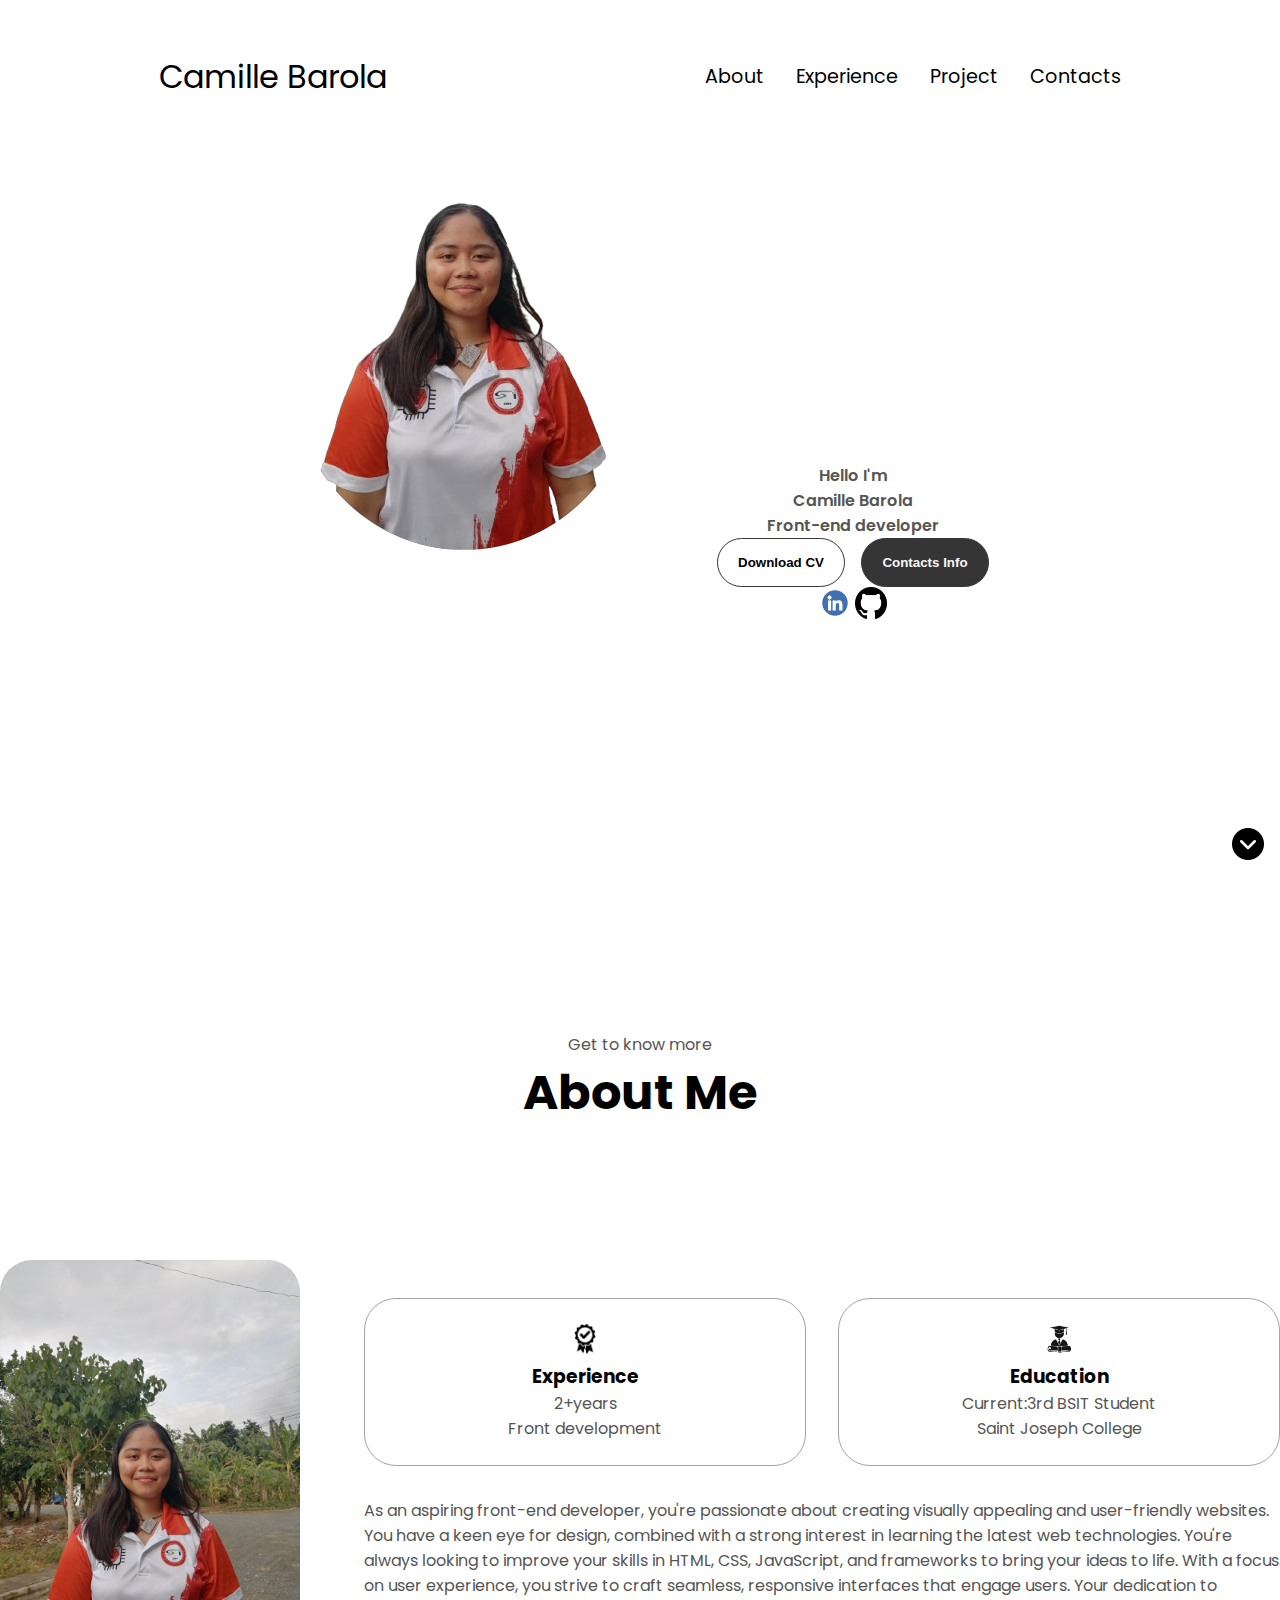
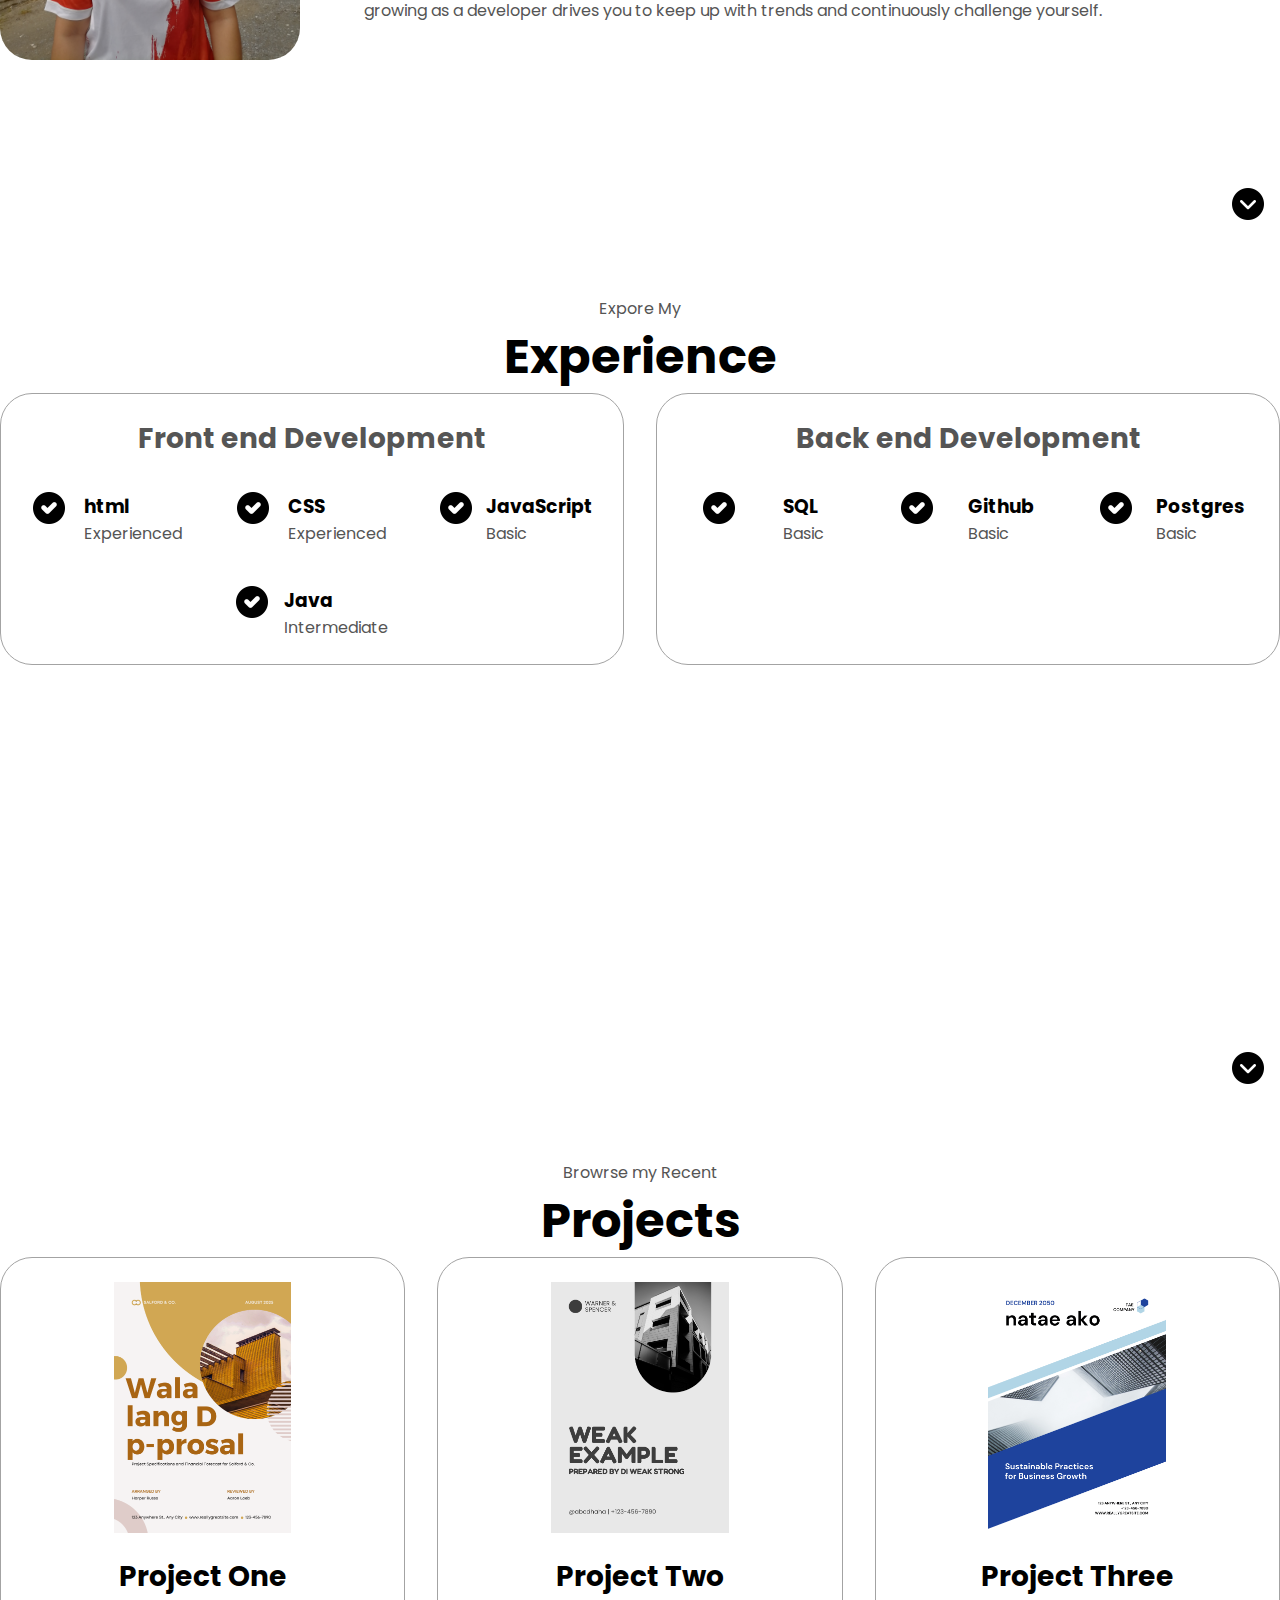
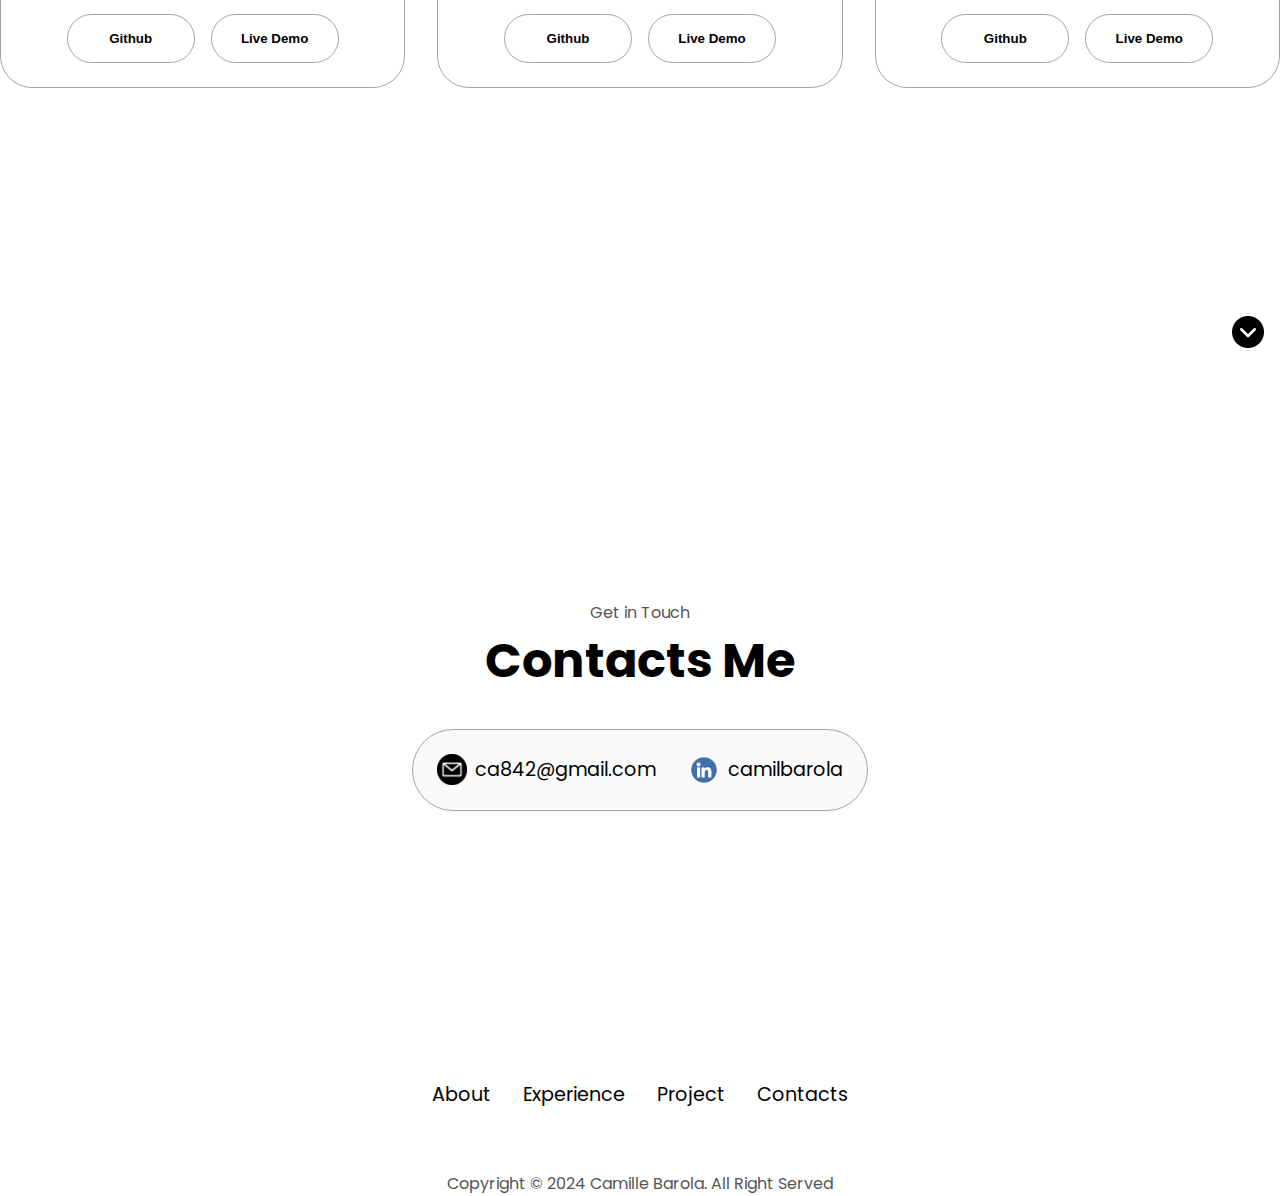
<file: index.html>
<!DOCTYPE html>
<html lang="en">
<head>
    <meta charset="UTF-8">
    <meta name="viewport" content="width=device-width, initial-scale=1.0">
    <title>Camille T. Barola</title>
    <link rel="icon" href="images/logo.png" type="image/x-icon">
    <link rel="stylesheet" href="css/index.css">
    <link rel="stylesheet" href="css/media.css">
    <link rel="stylesheet" href="https://cdnjs.cloudflare.com/ajax/libs/font-awesome/4.7.0/css/font-awesome.min.css">
</head>
<body>
    <nav id="desktop-nav">
        <div class="logo">Camille  Barola</div>
        <div>
            <ul class="nav-links">
                <li><a href="#about">About</a></li>
                <li><a href="#experience">Experience</a></li>
                <li><a href="#project">Project</a></li>
                <li><a href="#contact">Contacts</a></li>
            </ul>
        </div>
    </nav>
    <nav id="hamburger-nav">
        <div class="logo">Camille  Barola</div>
        <div class="hamburger-menu">
            <div class="hamburger-icon" onclick="toggleMenu()">
                <span></span>
                <span></span>
                <span></span>
            </div>
            <div class="menu-links">
                <li><a href="#about" onclick="toggleMenu">About</a></li>
                <li><a href="#experince" onclick="toggleMenu">Experience</a></li>
                <li><a href="#project"onclick="toggleMenu">Project</a></li>
                <li><a href="#contact" onclick="toggleMenu">Contacts</a></li>
            </div>
        </div>
    </nav>
        <section id="profile">
            <div class="section__pic-contanier">
                <img src="images/profile1.png" alt="camille profile">
            </div>
            <div class="section__text">
                <p class="section__text__p1">Hello I'm</p>
                <p class="tittle">Camille Barola</p>
                <p class="section__text__p2">Front-end developer</p>
                <div class="btn-container">
                    <button class="btn btn-color-2" onclick="window.open('images/cvsamples.pdf')">Download CV</button>
                    <button class="btn btn-color-1" onclick="location.href='#contacts'">Contacts Info</button>
                </div>
                <div id="socila-container">
                    <img src="images/linkedin.png" alt="linkedin profile" class="icon" onclick="location.href='https://www.linkedin.com/company/login/'">
                    <img src="images/githhub.png" alt="github profile" class="icon" onclick="location.href='https://github.com/Xamilla'">
                </div>
            </div>
            <img src="images/scroll down.png" alt="scroll down arrow to next page" title="scroll down" class="icon arrow" onclick="location.href='./#about'">
        </section>
        <section id="about">
            <p class="section__text__p1">Get to know more</p>
            <h1 class="title">About Me</h1>
            <div class="section-container">
                <div class="section__pic-container">
                    <img src="images/about-me.jpg" alt="about me profile" class="about-pic">
                </div>
                <div class="about-details-container">
                    <div class="about-containers">
                        <div class="details-container">
                            <img src="images/about-me-experience.png" alt="about me icon " class="icon">
                            <h3>Experience</h3>
                            <p>2+years <br> Front development</p>
                        </div>
                            <div class="details-container">
                                <img src="images/education-about-me.png" alt="about me icon " class="icon">
                                <h3>Education</h3>
                                <p>Current:3rd BSIT Student<br>Saint Joseph College</p>
                            </div>
                    </div>
                        <div class="text-container">
                            <p>
                                As an aspiring front-end developer, you're passionate about creating visually appealing and user-friendly
                                websites. You have a keen eye for design, combined with a strong interest in learning the latest web technologies. 
                                You're always looking to improve your skills in HTML, CSS, JavaScript, and frameworks to bring your ideas to life. 
                                With a focus on user experience, you strive to craft seamless, responsive interfaces that engage users. 
                                Your dedication to growing as a developer drives you to keep up with trends and continuously challenge yourself.
                            </p>
                        </div>
                </div>
            </div>
            <img src="images/scroll down.png" alt="scroll down arrow to next page" title="scroll down" class="icon arrow" onclick="location.href='./#experience'">
        </section>
        <section id="experience">
            <p class="section__text__p1">Expore My</p>
            <h1 class="title">Experience</h1>
            <div class="experience-details-container">
                <div class="about-containers">
                    <div class="details-container">
                        <h2 class="experience-sub-title">Front end Development</h2>
                        <div class="article-container">
                            <article>
                                <img src="images/check.png" alt="check" class="icon">
                                <div>
                                    <h3>html</h3>
                                    <p>Experienced</p>
                                </div>
                            </article>
                            <article>
                                <img src="images/check.png" alt="check" class="icon">
                                <div>
                                    <h3>CSS</h3>
                                    <p>Experienced</p>
                                </div>
                            </article>
                            <article>
                                <img src="images/check.png" alt="check" class="icon">
                                <div>
                                    <h3>JavaScript</h3>
                                    <p>Basic</p>
                                </div>
                            </article>
                            <article>
                                <img src="images/check.png" alt="check" class="icon">
                                <div>
                                    <h3>Java</h3>
                                    <p>Intermediate</p>
                                </div>
                            </article>
                        </div>
                    </div>
                    <div class="details-container">
                        <h2 class="experience-sub-title">Back end Development</h2>
                        <div class="article-container">
                            <article>
                                <img src="images/check.png" alt="" class="icon">
                                <div>
                                    <h3>SQL</h3>
                                    <p>Basic</p>
                                </div>
                            </article>
                            <article>
                                <img src="images/check.png" alt="" class="icon">
                                <div>
                                    <h3>Github</h3>
                                    <p>Basic</p>
                                </div>
                            </article>
                            <article>
                                <img src="images/check.png" alt="" class="icon">
                                <div>
                                    <h3>Postgres</h3>
                                    <p>Basic</p>
                                </div>
                            </article>
                        </div>
                    </div>
                </div>
            </div>
            <img src="images/scroll down.png" alt="scroll down arrow to next page" title="scroll down" class="icon arrow" onclick="location.href='./#project'">
        </section>
        <section id="project">
            <p class="section__text__p1">Browrse my Recent</p>
            <h1 class="title">Projects</h1>
            <div class="experience-details-container">
                <div class="about-containers">
                <div class="details-container color-container" >
                    <div class="article-contianer">
                        <img src="images/sample-project.png" alt="" class="project-img">
                    </div>
                    <h2 class="experience-sub-title project-title">Project One</h2>
                    <div class="btn-container">
                        <button class="btn btn-color-2 project-btn" onclick="location.href='https://github.com/Xamilla'">
                            Github
                        </button>
                        <button class="btn btn-color-2 project-btn" onclick="location.href='https://github.com/Xamilla'">
                            Live Demo
                        </button>
                    </div>
                </div>
                <div class="details-container color-container" >
                    <div class="article-contianer">
                        <img src="images/sample-project-2.png" alt="" class="project-img">
                    </div>
                    <h2 class="experience-sub-title project-title">Project Two</h2>
                    <div class="btn-container">
                        <button class="btn btn-color-2 project-btn" onclick="location.href='https://github.com/Xamilla'">
                            Github
                        </button>
                        <button class="btn btn-color-2 project-btn" onclick="location.href='https://github.com/Xamilla'">
                            Live Demo
                        </button>
                    </div>
                </div>
                <div class="details-container color-container" >
                    <div class="article-contianer">
                        <img src="images/sample-project-3.png" alt="" class="project-img">
                    </div>
                    <h2 class="experience-sub-title project-title">Project Three</h2>
                    <div class="btn-container">
                        <button class="btn btn-color-2 project-btn" onclick="location.href='https://github.com/Xamilla'">
                            Github
                        </button>
                        <button class="btn btn-color-2 project-btn" onclick="location.href='https://github.com/Xamilla'">
                            Live Demo
                        </button>
                    </div>
                </div>
            </div>
            <img src="images/scroll down.png" alt="scroll down arrow to next page" title="scroll down" class="icon arrow" onclick="location.href='./#contact'">
        </section>
        <section id="contact">
                <p class="section__text__p1">Get in Touch</p>
                <h1 class="title">Contacts Me</h1>
                <div class="contact-info-upper-container">
                    <div class="contact-info-container">
                        <img src="images/email.png" alt="emails icon" class="icon contact-icon email-icon">
                        <p><a href="camillebarola842@gmail.com">ca842@gmail.com</a></p>
                    </div>
                    <div class="contact-info-container">
                        <img src="images/linkedin.png" alt="linkedin icon" class="icon contact-icon">
                        <p><a href="https://www.linkedin.com/company/login/">camilbarola</a></p>
                    </div>
        </section>
        <footer>
            <nav>
                <div class="nav-links-container">
                <ul class="nav-links">
                    <li><a href="#about">About</a></li>
                    <li><a href="#experience">Experience</a></li>
                    <li><a href="#project">Project</a></li>
                    <li><a href="#contact">Contacts</a></li>
                </ul>
                </div>
            </nav>
            <p>Copyright &copy; 2024  Camille Barola. All Right Served</p>
        </footer>
    <script src="JS/index.js"></script>
</body>
</html>
</file>
<file: css/index.css>
/* general */
@import url('https://fonts.googleapis.com/css2?family=Poppins:ital,wght@0,400;1,300;1,500&display=swap');
*{
    margin: 0;
    padding: 0;
}
body{
    font-family: "Poppins", serif;
    font-style: normal;
}
html{
    scroll-behavior: smooth;
}
p {
    color:rgb( 85,85,85);
}
    /* transition */
    a,
    .btn{
        transition: all 300ms ease;
    }   
    /* disktop */
    nav ,
    .nav-links{
        display: flex;
    }
    nav{
        justify-content: space-around;
        align-items: center;
        height: 17vh;
    }
        .nav-links{
            gap: 2rem;
            list-style: none;
            font-size: 1.2rem;
        }
    a{
        color:black;
        text-decoration: none;
        text-decoration: white;
    }
        a:hover{
            color:grey;
            text-decoration: underline;
            text-underline-offset: 1rem;
            text-decoration: rgb(181, 181, 182);
        }
    .logo{
        font-size: 2rem;
    }
    .logo:hover{
        cursor:default;
    }
        /* the hamburger-menu */
        #hamburger-nav{
            display: none;
        }
        .hamburger-menu{
            position: relative;
            display: inline-block;
        }
        .hamburger-icon{
            display: flex;
            flex-direction: column;
            justify-content: space-between;
            height: 24px;
            width:30px;
            cursor: pointer;
        }

        .hamburger-icon span{
            width: 100%;
            height:2px;
            background-color: black;
            transition: all 0.3 ease-in-out;
        }
            .menu-links{
                position: absolute;
                top:100%;
                right:0%;
                background-color: white;
                width:fit-content;
                max-height: 0;
                overflow:hidden;
                transition: all 0.3s ease-in-out;
                }
        .menu-links  a {
            display: block;
            padding:10px;
            text-align: center;
            font-size:1.2rem;
            color:black;
            text-decoration: none;
            transition:all 0.3s ease-in-out;
        }
        .menu-links li{
            list-style:none;
        }
        .menu-links.open{
            max-height:300px;
        }
        .hamburger-icon.open span:first-child{
            transform:rotate(45deg) translate(10px ,5px);
        }
        .hamburger-icon.open span:nth-child(2){
            opacity:0;
        }
        .hamburger-icon.open span:last-child{
            transform:rotate(-45deg) translate(10px ,-5px);
        }
        .hamburger-icon span:first-child{
            transform:none;
        }
        .hamburger-icon span:first-child{
            opacity: 1;
        }
        .hamburger-icon span:first-child{
            transform:none;
        }
         /* section */
        section{
            padding-top:4vh;
            height: 96vh;
            margin:0 10 rem;
            box-sizing: border-box;
            min-height: fit-content;
        }
            .section-container{
                display: flex;
            }
                #profile{
                    display: flex;
                    justify-content: center;
                    gap: 5rem;
                    height: 80vh;
                }
                .section__pic-container{
                    display: flex;
                    height: 400px;
                    width: 400px;
                    margin:auto 0;
                }
                .section__text{
                    align-self: center;
                    text-align: center;
                }
                .section__text p{
                    font-weight: 600;
                }
                .section__text__p1{
                    text-align: center;
                }
                .sectio__text__p2{
                    font-size: 1.7rem;
                    margin-bottom: 1rem;
                    }
                .title{
                    font-size: 3rem;
                    text-align: center;
                }
                #social-container{
                    display: flex;
                    justify-content: center;
                    margin-top: 1rem;
                    gap: 1rem;
                }
                    /* icon */
                    .icon{
                        cursor: pointer;
                        height: 2rem;
                    }
                    /* buttoms */
                    .btn-container{
                        display: flex;
                        justify-content: center;
                        gap:1rem;
                    }
                        .btn{
                            font-weight: 600;
                            transition: all 300ms ease;
                            padding: 1rem;
                            width: 8rem;
                            border-radius: 2rem;
                        }
                    .btn-color-1 ,
                    .btn-color-2{
                        border:rgb(53,53,53) 0.1rem solid;
                        
                    }
                    .btn-color-1 :hover,
                    .btn-color-2:hover{
                        cursor: pointer;                        
                    }
                    .btn-color-1,
                    .btn-color-2:hover{
                        background-color: rgb(53,53,53);
                        color: rgb(247, 247, 247);
                    }
                        .btn-color-1:hover{
                            background: rgb(0,0,0);
                        }
                            .btn-color-2{
                                background: none;
                            }
                            .btn-color-2:hover{
                                border:rgb(55,55,55) 0.1rem solid;
                            }
                                .btn-container{
                                    gap:1rem;
                                }
                                /* end of the profile section */
                                
                                /* about section */
                                #about{
                                    position: relative;
                                }
                                .about-containers{
                                    gap:2rem;
                                    margin-bottom: 2rem;
                                    margin-top: 2 rem;
                                }
                                .about-details-container{
                                    justify-content: center;
                                    flex-direction: column;
                                }
                                .about-containers, .about-details-container{
                                    display: flex;
                                }
                                .about-pic{
                                    border-radius: 2rem;
                                }
                                .arrow{
                                    position: absolute;
                                    right:1rem;
                                    bottom :2.5rem;
                                }
                                .details-container{
                                    padding:1.5rem;
                                    flex:1;
                                    background: white;
                                    border-radius: 2rem;
                                    border:rgb(53, 53,53)0.1rem solid;
                                    border-color:rgb(163, 163,163);
                                    text-align: center;
                                }
                                .section-container{
                                    gap: 4rem;
                                    height: 80%;
                                }

                                .section__pic-container{
                                    height: 400px;
                                    width:400px;
                                    margin:auto 0;
                                }
                                /* experince section  */
                                #experience{
                                    position: relative;
                                }
                                .experience-sub-title{
                                    color: rgb( 85,85,85);
                                    font-size: 1.75rem;
                                    margin-bottom: 2rem;
                                }
                                .experience-details-container{
                                    display: flex;
                                    justify-content: center;
                                    flex-direction: column;
                                }
                                .article-container{
                                    display: flex;
                                    text-align: initial;
                                    flex-wrap: wrap;
                                    flex-direction: row;
                                    gap: 2.5rem;
                                    justify-content: space-around;
                                }
                                article{
                                    display: flex;
                                    width: 10rem;
                                    justify-content: space-around;
                                    gap:0.5rem;
                                }
                                article .icon{
                                    cursor:default;
                                }
                                /* projrct section  */
                                #project{
                                    position: relative;
                                }
                                .color-containers{
                                    border:rgb(163, 163,163);
                                    background-color: rgb(250,250,250);
                                }
                                .project-img{
                                    border:2rem;
                                    width: 50%;
                                    height: 40%;
                                }
                                .project-title{
                                    margin:1rem;
                                    color:black;
                                }
                                .project-btn{
                                    color:black;
                                    border-color:rgb(163, 163,163);                                    
                                }
                                /* contacts section */
                                #contact{
                                    display: flex;
                                    justify-content: center;
                                    flex-direction: column;
                                    height: 70vh;
                                    position: relative;
                                }
                                .contact-info-upper-container{
                                    display: flex;
                                    justify-content: center;
                                    border-radius: 3rem;
                                    border:rgb(53, 53,53) 0.1rem solid;
                                    border-color: rgb(163, 163,163);
                                    background: rgb(250 250 250 );
                                    margin:2rem auto;
                                    padding: 0.5rem;
                                }
                                .contact-info-container{
                                    display: flex;
                                    align-items: center;
                                    justify-content: center;
                                    gap:0.5rem;
                                    margin:1rem;
                                }
                                .contact-info-container p{
                                    font-size: larger;
                                }
                                .contact-icon{
                                    cursor:default;
                                    
                                }
                                .email-icon{
                                    height: 1.9rem;
                                }
                                /* footer section  */
                                #footer{
                                    height: 28vh;
                                    margin: 0 1rem ;
                                    position:relative;
                                }
                                footer p{
                                    text-align: center;
                                }
</file>
<file: css/media.css>
/* for sizing of the screen view */
@media screen and (max-width:1400px) {
    #profile{
        height: 83vh;
        margin-bottom: 6rem;
    }
    .about-containers{
        flex-wrap:wrap;
    }
}
@media screen and (max-width:1200px) {
    #desktop-nav{
        display:none;
    }
    #hamburger-nav{
        display:flex;
    }
    #experience, 
    .experience-details-container {
        margin-top: 2rem;
    }
    #profile,
    .section-container{
        display: block;
    }
    .arrow{
        display: none;
    }
    .section,
    .section-container{
        height: fit-content;
    }
    section{
        margin: 0 5%;
    }
    .section__pic-container{
        width: 275px;
        height: 275px;
        margin: 0 auto 2rem;
    }
    .about-containers{
        margin-top: 0;
    }
}
@media screen and (max-width:600px) {
    #contact,
    footer{
        height: 40vh;
    }
    #profile{
        height:  83vh;
        margin-bottom: 0;
    }
    article{
        font-size: 1rem;
    }
    footer nav{
        height: fit-content;
        margin-bottom: 2rem;
    }
    .about-container,
    .contact-info-upper-container
    .btm-container{
        flex-wrap: wrap;
    }
    .contact-info-container{
        margin: 0;
    }
    .contact-info-container p,
    .nav-links li a{
        font-size: 1rem;
    }
    .experience-sub-title{
        font-size: 1.25rem;
    }
    .logo{
        font-size: 1.5rem;
    }
    .nav-links{
        flex-direction: column;
        gap:0.5rem;
        text-align:center;
    }
    .section__pic-container{
        width: auto;
        height: 46vw;
        justify-content:center;
    }
    .section__text__p2{
        font-size: 1.25rem;
    }
    .title{
        font-size: 2rem;
    }
    .text-container{
        text-align: justify;
    }
}
</file>
